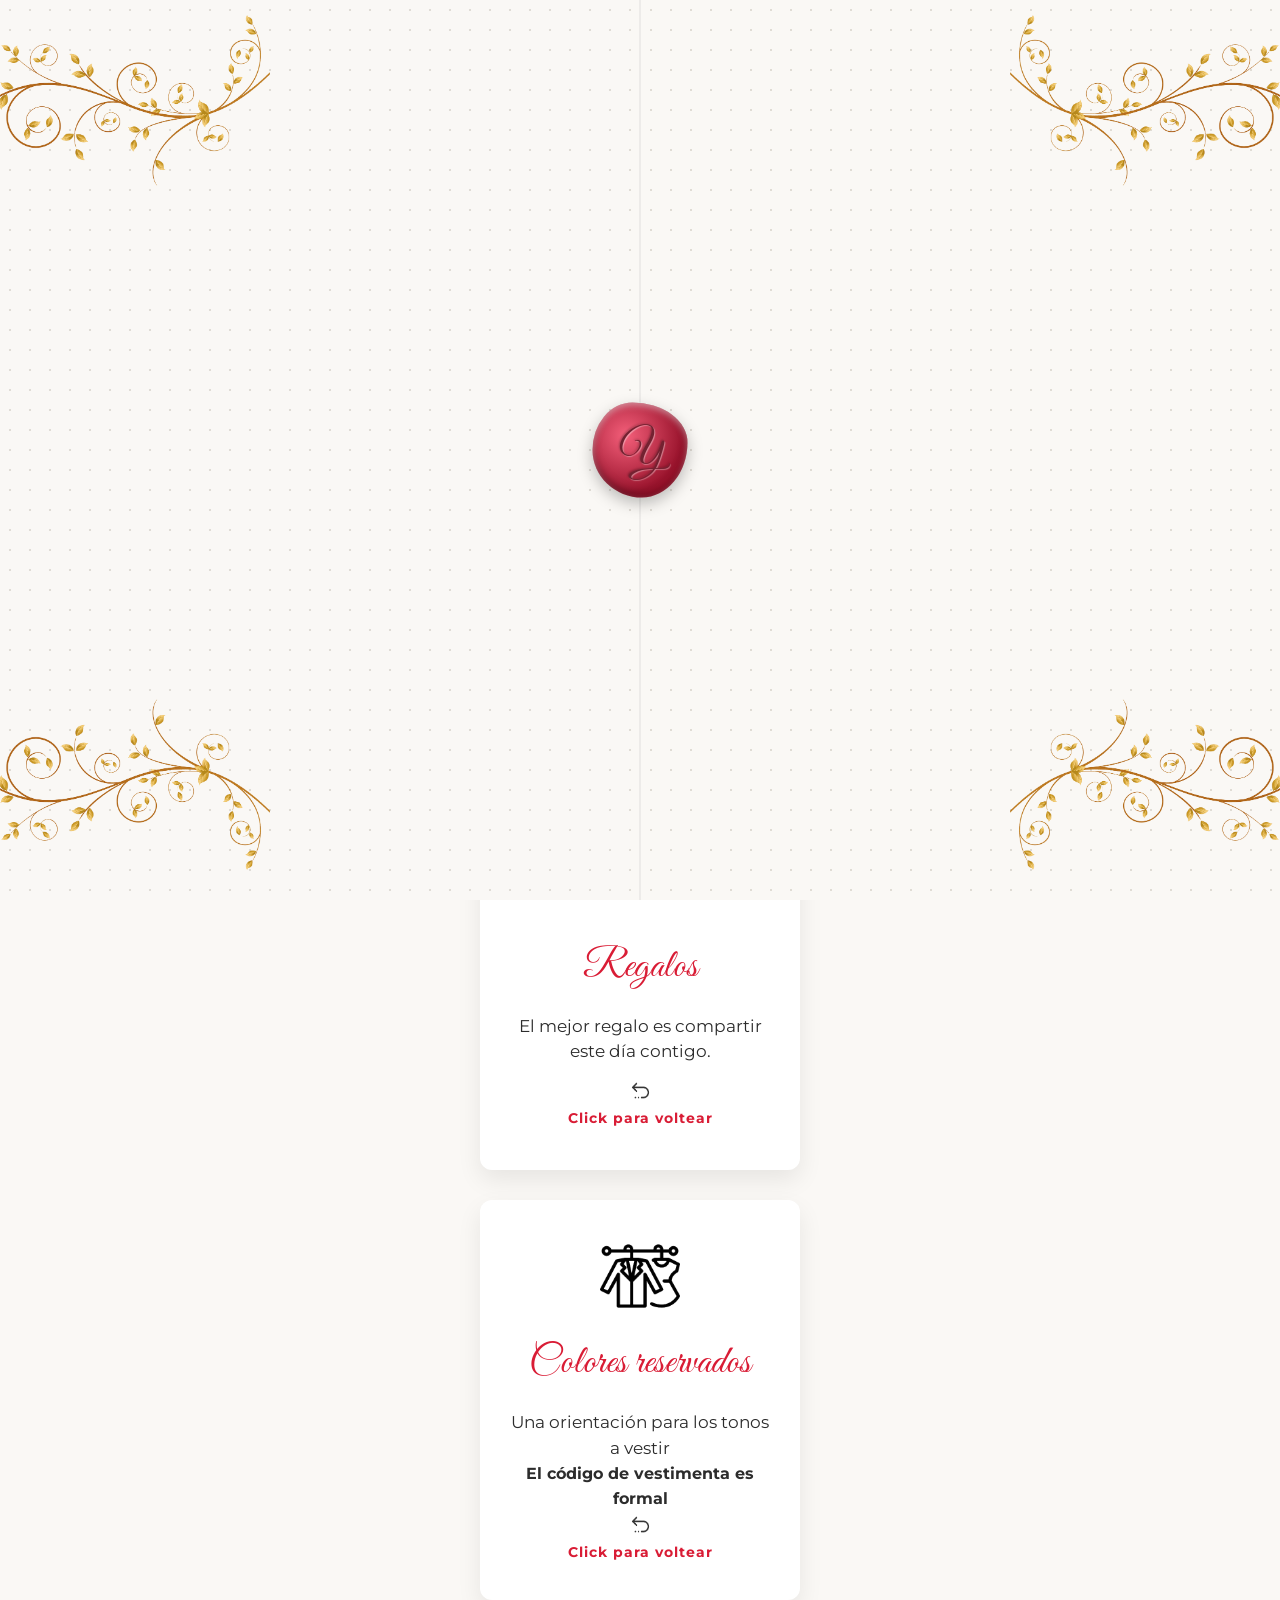
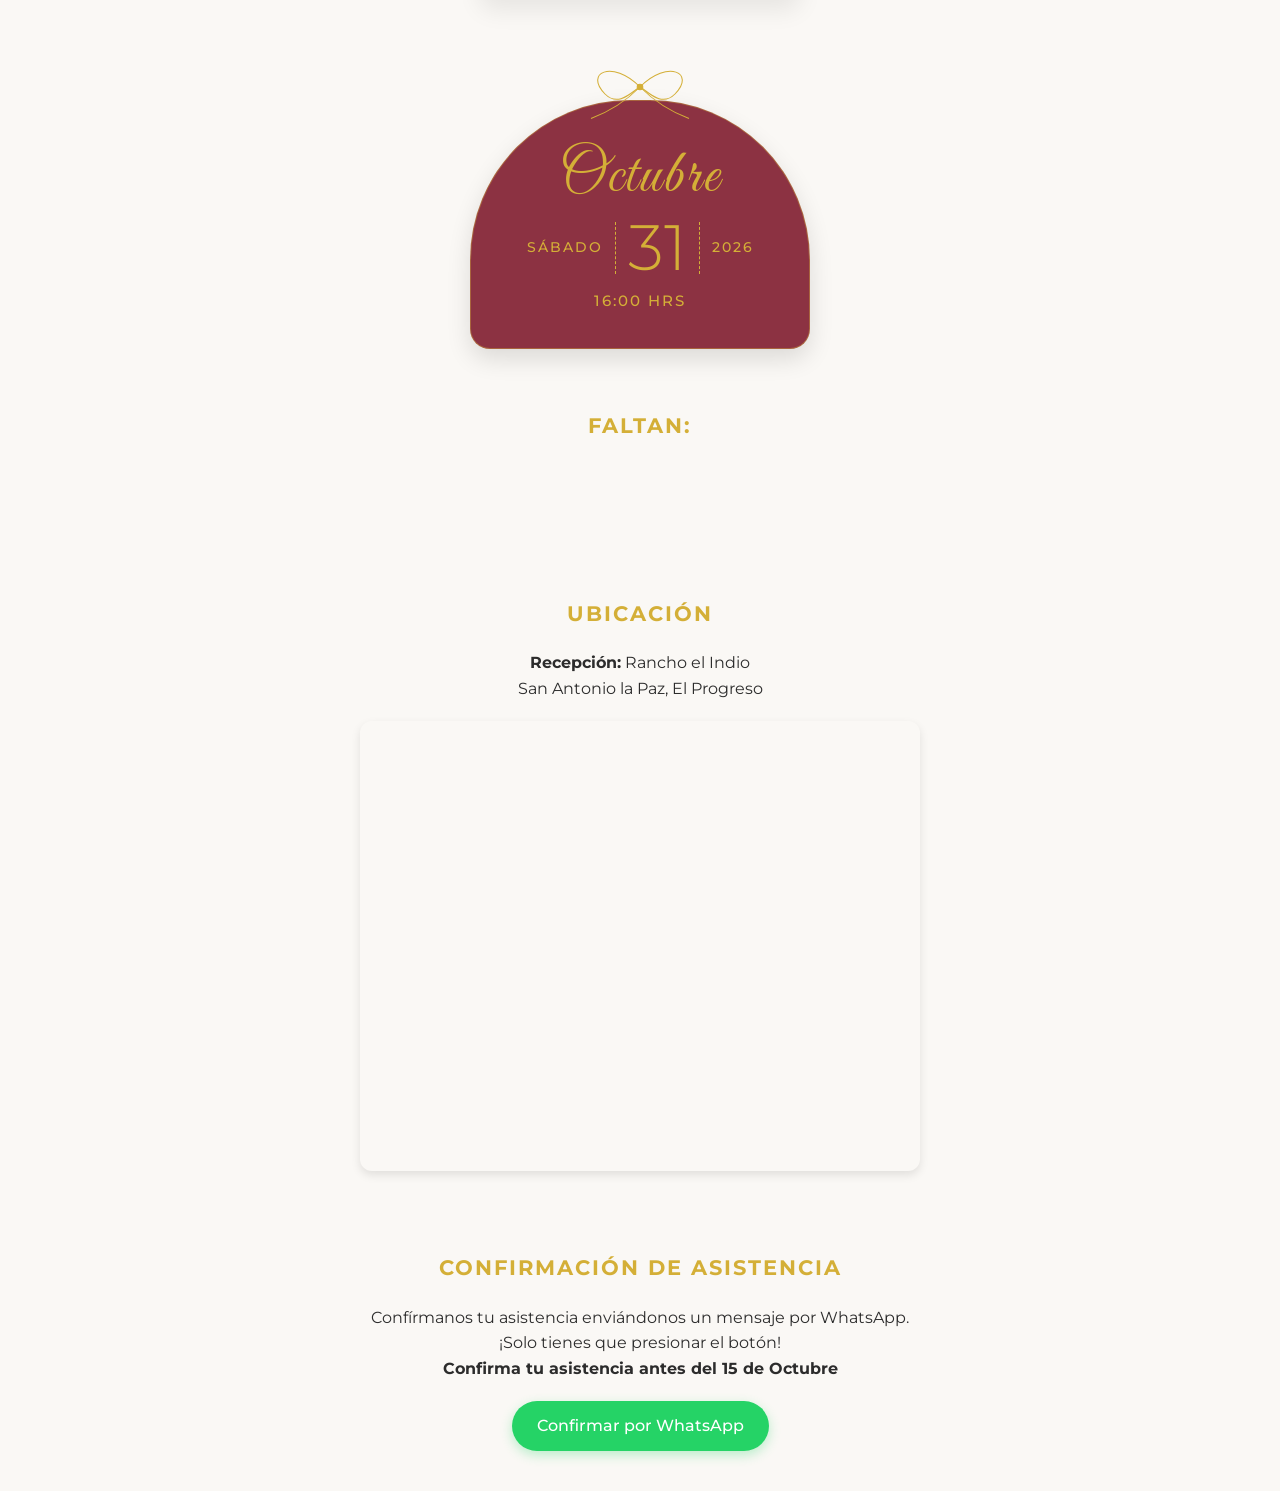
<file: index.html>
<!DOCTYPE html>
<html lang="es">
<head>
  <meta charset="UTF-8">
  <meta name="viewport" content="width=device-width, initial-scale=1.0">
  <title>Mis 15 Años - Yoandra</title>
  
  <link rel="stylesheet" href="invitacion.css">
  <link rel="preconnect" href="https://fonts.googleapis.com">
  <link rel="preconnect" href="https://fonts.gstatic.com" crossorigin>
  <link href="https://fonts.googleapis.com/css2?family=Great+Vibes&family=Montserrat:wght@300;500;700&display=swap" rel="stylesheet">
</head>
<body>

    <!-- Esferas difuminadas de fondo -->
  <div class="bg-blur-container">
    <div class="glow-shape glow-1"></div>
    <div class="glow-shape glow-2"></div>
    <div class="glow-shape glow-3"></div>
  </div>

  <!-- Sobre / Portada Interactiva con Sello de Cera -->
  <div class="envelope-container open-state" id="envelope">
    <div class="flap flap-left"></div>
    <div class="flap flap-right"></div>
    <button class="wax-seal" id="sealButton" aria-label="Abrir invitación">
      <div class="seal-inner">Y</div>
    </button>
  </div>

  <!-- Reproductor de Música Flotante -->
  <div class="audio-player">
    <button id="playBtn">🎵 Reproducir Música</button>
    <audio id="bgMusic" loop src="Ed Sheeran - Perfect.mp3"></audio>
  </div>

  <!-- Hero Section / Portada -->
  <header class="hero">
    <div class="hero-content">
      <p class="subtitle">MIS XV AÑOS</p>
      <h1 class="title">Yoandra</h1>
      <p class="date">31 · OCTUBRE · 2026</p>
    </div>

    <!-- Papel rasgado usando una imagen PNG -->
    <img src="corteee.png" alt="Efecto papel rasgado" class="torn-paper-img">
  </header>

  <!-- Sección de Tarjetas Interactivas -->
  <section class="section cards-section">
    <!-- TARJETA 1: REGALOS -->
    <div class="flip-card">
      <div class="flip-card-inner">
        <!-- Frente -->
        <div class="flip-card-front">
          <img src="regalo.png" alt="Regalo" class="card-icon regalo-icon">
          <h3 class="card-title">Regalos</h3>
          <p class="card-text">El mejor regalo es compartir este día contigo.</p>
          
          <div class="flip-hint">
            <img src="flecha.png" alt="Voltear" class="flip-icon">
            <span><strong>Click para voltear</strong></span>
          </div>
        </div>
        <!-- Reverso -->
        <div class="flip-card-back">
          <h3 class="card-title">Lluvia de Sobres</h3>
          <p class="card-text">Pero si deseas consentirme en este día especial, agradeceré mucho tu obsequio en efectivo.</p>
          <p class="card-text">¡Gracias por tu detalle!</p>
        </div>
      </div>
    </div>

    <!-- TARJETA 2: COLORES -->
    <div class="flip-card">
      <div class="flip-card-inner">
        <!-- Frente -->
        <div class="flip-card-front">
          <img src="vestimenta.png" alt="Código de vestimenta" class="card-icon">
          <h3 class="card-title">Colores reservados</h3>
          <p class="card-text">Una orientación para los tonos a vestir</p>
          <p><strong>El código de vestimenta es formal</strong></p>
          
          <div class="flip-hint">
            <img src="flecha.png" alt="Voltear" class="flip-icon">
            <span><strong>Click para voltear</strong></span>
          </div>
        </div>
        <!-- Reverso -->
        <div class="flip-card-back">
          <h3 class="card-title">Evitar colores</h3>
          <p class="card-text">Por favor, evita cualquier tipo de <strong>Rojo</strong> y sus tonalidades ya que han sido reservados para la quinceañera.</p>
          <p>¡Gracias por su comprensión!</p>
          <div class="color-palette">
            <div class="color-circle" style="background-color: #8c3242;"></div>
          </div>
        </div>
      </div>
    </div>
  </section>

  <!-- Sección de Recordatorio de Fecha (Arco y Moño) -->
  <section class="section date-section">
    <div class="hero-arch">
      <!-- SVG del Moño dibujado -->
      <svg xmlns="http://www.w3.org/2000/svg" viewBox="0 0 200 120" class="ribbon-icon" fill="none" stroke="var(--primary)" stroke-width="1.5">
         <path d="M100,60 C140,20 180,40 150,70 C130,90 110,65 100,60 C90,65 70,90 50,70 C20,40 60,20 100,60 Z"/>
         <path d="M100,60 Q130,90 170,105" />
         <path d="M100,60 Q70,90 30,105" />
         <circle cx="100" cy="60" r="4" fill="var(--primary)"/>
      </svg>
      
      <h2 class="month">Octubre</h2>
      
      <!-- Fila principal de la fecha -->
      <div class="date-row">
        <span class="day-name">SÁBADO</span>
        <span class="day-number">31</span>
        <span class="year">2026</span>
      </div>
      
      <!-- Hora de recepción -->
      <p class="hours">16:00 HRS</p>
    </div>
  </section>

  <!-- Contador -->
  <section class="section counter-section">
    <h2>FALTAN:</h2>
    <div id="countdown" class="timer">
      <div><span id="days">00</span><p>Días</p></div>
      <div><span id="hours">00</span><p>Horas</p></div>
      <div><span id="minutes">00</span><p>Minutos</p></div>
      <div><span id="seconds">00</span><p>Segundos</p></div>
    </div>
  </section>

  <!-- Ubicación / Google Maps -->
  <section class="section location-section">
    <h2>UBICACIÓN</h2>
    <p><strong> Recepción:</strong> Rancho el Indio</p>
    <p>San Antonio la Paz, El Progreso</p>
    
    <div class="map-container">
      <iframe src="https://www.google.com/maps/embed?pb=!1m18!1m12!1m3!1d3858.0122344857173!2d-90.29709572290244!3d14.768340885738175!2m3!1f0!2f0!3f0!3m2!1i1024!2i768!4f13.1!3m3!1m2!1s0x8589ecb15bf3798d%3A0x196ac26632d91ba6!2sEl%20Rancho%20del%20Indio!5e0!3m2!1ses-419!2sgt!4v1790270999270!5m2!1ses-419!2sgt" width="600" height="450" style="border:0;" allowfullscreen="" loading="lazy" referrerpolicy="strict-origin-when-cross-origin"></iframe>
    </div>
  </section>

  <!-- Confirmación WhatsApp -->
  <section class="section rsvp-section">
    <h2>CONFIRMACIÓN DE ASISTENCIA</h2>
    <p>Confírmanos tu asistencia enviándonos un mensaje por WhatsApp. ¡Solo tienes que presionar el botón!</p>
    <p><strong>Confirma tu asistencia antes del 15 de Octubre</strong></p>
    <a href="https://wa.me/?text=¡Hola!%20Confirmo%20mi%20asistencia%20a%20los%20XV%20Años%20de%20Yoandra." target="_blank" class="btn-whatsapp">
      Confirmar por WhatsApp
    </a>
  </section>

  <script src="invitacion.js"></script>
</body>
</html>
</file>
<file: invitacion.css>
:root {
  --primary: #d4af37; /* Dorado */
  --bg-color: #faf8f5;
  --text-color: #2c2c2c;
  --font-title: 'Great Vibes', cursive;
  --font-body: 'Montserrat', sans-serif;
}

* {
  box-sizing: border-box;
  margin: 0;
  padding: 0;
}

body {
  background-color: #faf8f5;
  /* capas de color difuminadas usando gradientes radiales */
  background-image: 
    radial-gradient(circle at 10% 20%, rgba(140, 50, 66, 0.12) 0%, transparent 40%),
    radial-gradient(circle at 90% 10%, rgba(212, 175, 55, 0.15) 0%, transparent 35%),
    radial-gradient(circle at 80% 60%, rgba(166, 68, 87, 0.10) 0%, transparent 45%),
    radial-gradient(circle at 15% 85%, rgba(212, 175, 55, 0.12) 0%, transparent 40%);
  background-attachment: fixed; /*  luces fijas mientras se hace scroll */
  color: var(--text-color);
  font-family: var(--font-body);
  text-align: center;
  line-height: 1.6;
}

/* --- SOBRE INTERACTIVO --- */
.envelope-container {
  position: fixed;
  inset: 0;
  width: 100vw;
  height: 100vh;
  z-index: 9999;
  overflow: hidden;
  pointer-events: auto;
  transition: visibility 0s 1.2s;
}

.envelope-container.open {
  pointer-events: none;
  visibility: hidden;
}

.flap {
  position: absolute;
  top: 0;
  width: 50%;
  height: 100%;
  background-color: #faf8f5;
  background-image: radial-gradient(#e0dcd5 1px, transparent 0);
  background-size: 20px 20px;
  z-index: 2;
  transition: transform 1.2s cubic-bezier(0.77, 0, 0.175, 1);
  overflow: hidden;
}

.flap::before {
  content: '';
  position: absolute;
  top: 15px;
  width: 280px;
  height: 280px;
  background-image: url('png-transparent-the-golden-leaf-subvine-vine-golden-leaf-cane-vine-Photoroom.png');
  background-repeat: no-repeat;
  background-size: contain;
  opacity: 0.9;
  z-index: 1;
}

.flap::after {
  content: '';
  position: absolute;
  bottom: 30px;
  width: 280px;
  height: 280px;
  background-image: url('png-transparent-the-golden-leaf-subvine-vine-golden-leaf-cane-vine-Photoroom.png');
  background-repeat: no-repeat;
  background-size: contain;
  opacity: 0.9;
  z-index: 1;
  transform: scaleY(-1);
}

.flap-left {
  left: 0;
  border-right: 1px solid rgba(0, 0, 0, 0.05);
  box-shadow: 3px 0 10px rgba(0, 0, 0, 0.05);
}

.flap-left::before {
  left: -10px;
}

.flap-left::after {
  left: -10px;
  transform: scaleX(1) scaleY(-1);
}

.flap-right {
  right: 0;
  border-left: 1px solid rgba(0, 0, 0, 0.05);
}

.flap-right::before {
  right: -10px;
  transform: scaleX(-1);
}

.flap-right::after {
  right: -10px;
  transform: scaleX(-1) scaleY(-1);
}

/* --- SELLO DE CERA --- */
.wax-seal {
  position: absolute;
  top: 50%;
  left: 50%;
  transform: translate(-50%, -50%) scale(1);
  width: 95px;
  height: 95px;
  border-radius: 42% 58% 48% 52% / 50% 42% 58% 50%;
  background: radial-gradient(circle at 35% 35%, #f45f7a 0%, #9a142d 65%, #c20424 100%);
  border: none;
  cursor: pointer;
  z-index: 3;
  display: flex;
  align-items: center;
  justify-content: center;
  box-shadow: 
    0 6px 15px rgba(0, 0, 0, 0.25),
    inset 0 3px 6px rgba(255, 255, 255, 0.45),
    inset 0 -4px 8px rgba(0, 0, 0, 0.35);
  transition: transform 0.6s cubic-bezier(0.175, 0.885, 0.32, 1.275), opacity 0.5s ease;
}

.wax-seal:hover {
  transform: translate(-50%, -50%) scale(1.05);
}

.seal-inner {
  font-family: var(--font-title);
  font-size: 2.8rem;
  color: #732231;
  text-shadow: 
    1px 1px 1px rgba(255, 255, 255, 0.4),
    -1px -1px 2px rgba(0, 0, 0, 0.25);
  user-select: none;
  margin-top: 2px;
}

.envelope-container.open .wax-seal {
  transform: translate(-50%, -50%) scale(1.4);
  opacity: 0;
}

.envelope-container.open .flap-left {
  transform: translateX(-100%);
}

.envelope-container.open .flap-right {
  transform: translateX(100%);
}

/* --- REPRODUCTOR DE MÚSICA --- */
.audio-player {
  position: fixed;
  top: 15px;
  right: 15px;
  z-index: 1000;
}

.audio-player button {
  background: rgba(0, 0, 0, 0.6);
  color: #fff;
  border: 1px solid var(--primary);
  padding: 8px 14px;
  border-radius: 20px;
  cursor: pointer;
  font-size: 0.8rem;
  backdrop-filter: blur(4px);
}

/* --- PORTADA PRINCIPAL (HERO) --- */
.hero {
  position: relative;
  min-height: 80vh;
  display: flex;
  align-items: center;
  justify-content: center;
  background: 
    linear-gradient(rgba(0,0,0,0.4), rgba(0,0,0,0.4)), 
    url('foto portada.jpeg') center/cover no-repeat;
  color: #fff;
  padding: 20px;
}

/* --- EFECTO PAPEL RASGADO CON IMAGEN --- */
.torn-paper-img {
  position: absolute;
  bottom: -64px; 
  left: 0;
  width: 100%;
  height: 100px; 
  max-height: 100px; 
  object-fit: fill;
  z-index: 10;
  pointer-events: none; 
}

.title {
  font-family: var(--font-title);
  font-size: 4rem;
  font-weight: 400;
  color: var(--primary);
  text-shadow: 2px 2px 4px rgba(0,0,0,0.6);
}

.subtitle {
  letter-spacing: 4px;
  font-size: 0.9rem;
}

.date {
  margin-top: 15px;
  letter-spacing: 2px;
}

/* --- SECCIONES GENERALES --- */
.section {
  padding: 40px 20px;
  max-width: 600px;
  margin: 0 auto;
}

.section h2 {
  font-size: 1.3rem;
  letter-spacing: 2px;
  margin-bottom: 20px;
  color: var(--primary);
}

/* --- TARJETAS INTERACTIVAS (FLIP CARDS) --- */
.cards-section {
  display: flex;
  flex-direction: column;
  align-items: center;
  gap: 30px;
  padding-top: 50px;
}

.flip-card {
  background-color: transparent;
  width: 100%;
  max-width: 320px;
  height: 400px;
  perspective: 1000px; 
  cursor: pointer;
  -webkit-tap-highlight-color: transparent;
}

.flip-card-inner {
  position: relative;
  width: 100%;
  height: 100%;
  text-align: center;
  transition: transform 0.8s cubic-bezier(0.4, 0.2, 0.2, 1);
  transform-style: preserve-3d;
}

.flip-card.flipped .flip-card-inner {
  transform: rotateY(180deg);
}

.flip-card-front, .flip-card-back {
  position: absolute;
  width: 100%;
  height: 100%;
  -webkit-backface-visibility: hidden;
  backface-visibility: hidden;
  background-color: #ffffff;
  border-radius: 12px;
  box-shadow: 0 10px 25px rgba(0, 0, 0, 0.08);
  display: flex;
  flex-direction: column;
  align-items: center;
  justify-content: center;
  padding: 40px 30px;
}

.flip-card-back {
  transform: rotateY(180deg);
  background-color: #fcfaf8;
}

.card-icon {
  width: 80px;
  margin-bottom: 15px;
  object-fit: contain;
}

.card-icon.regalo-icon {
  width: 110px;
}

.card-title {
  font-family: var(--font-title);
  color: #d91c35;
  font-size: 2.5rem;
  margin-bottom: 15px;
  font-weight: normal;
}

.card-text {
  font-family: var(--font-body);
  color: #2c2c2c;
  font-size: 1.05rem;
  line-height: 1.5;
}

.flip-hint {
  margin-top: auto;
  display: flex;
  flex-direction: column;
  align-items: center;
  gap: 5px;
}

.flip-icon {
  width: 25px;
  opacity: 0.8;
}

.flip-hint span {
  font-family: var(--font-body);
  font-size: 0.85rem;
  color: #d91c35;
  font-weight: 500;
  letter-spacing: 1px;
}

.color-palette {
  display: flex;
  gap: 20px;
  margin-top: 20px;
}

.color-circle {
  width: 45px;
  height: 45px;
  border-radius: 50%;
  box-shadow: 0 4px 10px rgba(0,0,0,0.15);
}

/* --- SECCIÓN RECORDATORIO DE FECHA (ARCO Y MOÑO) --- */
.date-section {
  display: flex;
  justify-content: center;
  align-items: center;
  padding-top: 60px;
  padding-bottom: 20px;
}

.hero-arch {
  background-color: #8c3242; /* Fondo rojo vino elegante */
  border-radius: 160px 160px 20px 20px; /* Cierra el arco formando un domo completo */
  border: 1px solid rgba(212, 175, 55, 0.4);
  width: 100%;
  max-width: 340px;
  padding: 20px 20px 35px;
  text-align: center;
  position: relative;
  box-shadow: 0 10px 25px rgba(0, 0, 0, 0.12);
}

.hero-arch .ribbon-icon {
  width: 140px;
  margin-top: -80px; /* Eleva el moño justo sobre el arco */
  margin-bottom: 10px;
}

.hero-arch .month {
  font-family: var(--font-title);
  color: var(--primary);
  font-size: 3.8rem;
  margin-bottom: 15px;
  line-height: 1;
  font-weight: 400;
}

.hero-arch .date-row {
  display: flex;
  justify-content: center;
  align-items: center;
  gap: 12px;
  color: var(--primary);
  margin-bottom: 15px;
}

.hero-arch .day-name, 
.hero-arch .year {
  font-family: var(--font-body);
  font-size: 0.9rem;
  letter-spacing: 2px;
  font-weight: 500;
}

.hero-arch .day-number {
  font-family: var(--font-body);
  font-size: 4rem;
  line-height: 0.8;
  font-weight: 300;
  border-left: 1px dashed var(--primary);
  border-right: 1px dashed var(--primary);
  padding: 0 12px;
}

.hero-arch .hours {
  font-family: var(--font-body);
  font-size: 0.95rem;
  font-weight: 500;
  letter-spacing: 2px;
  color: var(--primary);
  margin: 0;
}

/* --- CONTADOR --- */
.timer {
  display: flex;
  flex-direction: row;
  justify-content: center;
  align-items: center;
  gap: 12px; ;
  margin-top: 20px;
  width: 100%;
  transition: opacity 0.5s ease-in-out;
}
.timer div p {
  font-size: 0.70rem;
  color: #d4af37;
  font-weight: 600;
  letter-spacing: 1px;
  text-transform: uppercase;
  margin-top: 8px;
}

.timer span{
  font-size: 1.8rem;
  font-weight: 700;
  display: block;
  color: #8c3242;
  line-height: 1;
}

.timer p{
  font-size: 0.70rem;
  color: #d4af37;
  font-weight: 600;
  letter-spacing: 1px;
  text-transform: uppercase;
  margin-top: 8px;
}

/* Estilo para el texto animado  */
timer .event-arrived-text,
.event-arrived-text {
  font-family: var(--font-title);
  font-size: 3rem !important; 
  color: #8c3242 !important; 
  margin: 0 auto;
  text-align: center;
  width: 100%;
  display: block;
  animation: popAndPulse 1.2s ease-out infinite alternate;
}

/* Animación de entrada y pulso sutil */
@keyframes popAndPulse {
  0% {
    transform: scale(0.9);
    opacity: 0.8;
  }
  100% {
    transform: scale(1.08);
    opacity: 1;
    text-shadow: 0 4px 15px rgba(140, 50, 66, 0.3);
  }
}

/* --- UBICACIÓN Y MAPA --- */
.map-container {
  margin-top: 20px;
  border-radius: 12px;
  overflow: hidden;
  box-shadow: 0 4px 10px rgba(0,0,0,0.1);
}

.map-container iframe {
  display: block;
  width: 100%;
}

/* --- BOTÓN WHATSAPP --- */
.btn-whatsapp {
  display: inline-block;
  background-color: #25D366;
  color: white;
  padding: 12px 25px;
  text-decoration: none;
  border-radius: 30px;
  font-weight: 500;
  margin-top: 20px;
  box-shadow: 0 4px 12px rgba(37, 211, 102, 0.3);
}

/* --- ESFERAS DE COLOR DIFUMINADAS EN EL FONDO --- */
.bg-blur-container {
  position: fixed;
  top: 0;
  left: 0;
  width: 100vw;
  height: 100vh;
  z-index: -1; 
  overflow: hidden;
  pointer-events: none;
}

.glow-shape {
  position: absolute;
  border-radius: 50%;
  filter: blur(80px); 
  opacity: 0.35; 
}

/* Mancha color rojo vino superior izquierda */
.glow-1 {
  width: 300px;
  height: 300px;
  background-color: #8c3242;
  top: -50px;
  left: -50px;
}

/* Mancha color dorado superior derecha */
.glow-2 {
  width: 250px;
  height: 250px;
  background-color: #d4af37;
  top: 25%;
  right: -60px;
}

/* Mancha color rosa/vino medio e inferior */
.glow-3 {
  width: 350px;
  height: 350px;
  background-color: #a64457;
  bottom: 10%;
  left: -80px;
}
</file>
